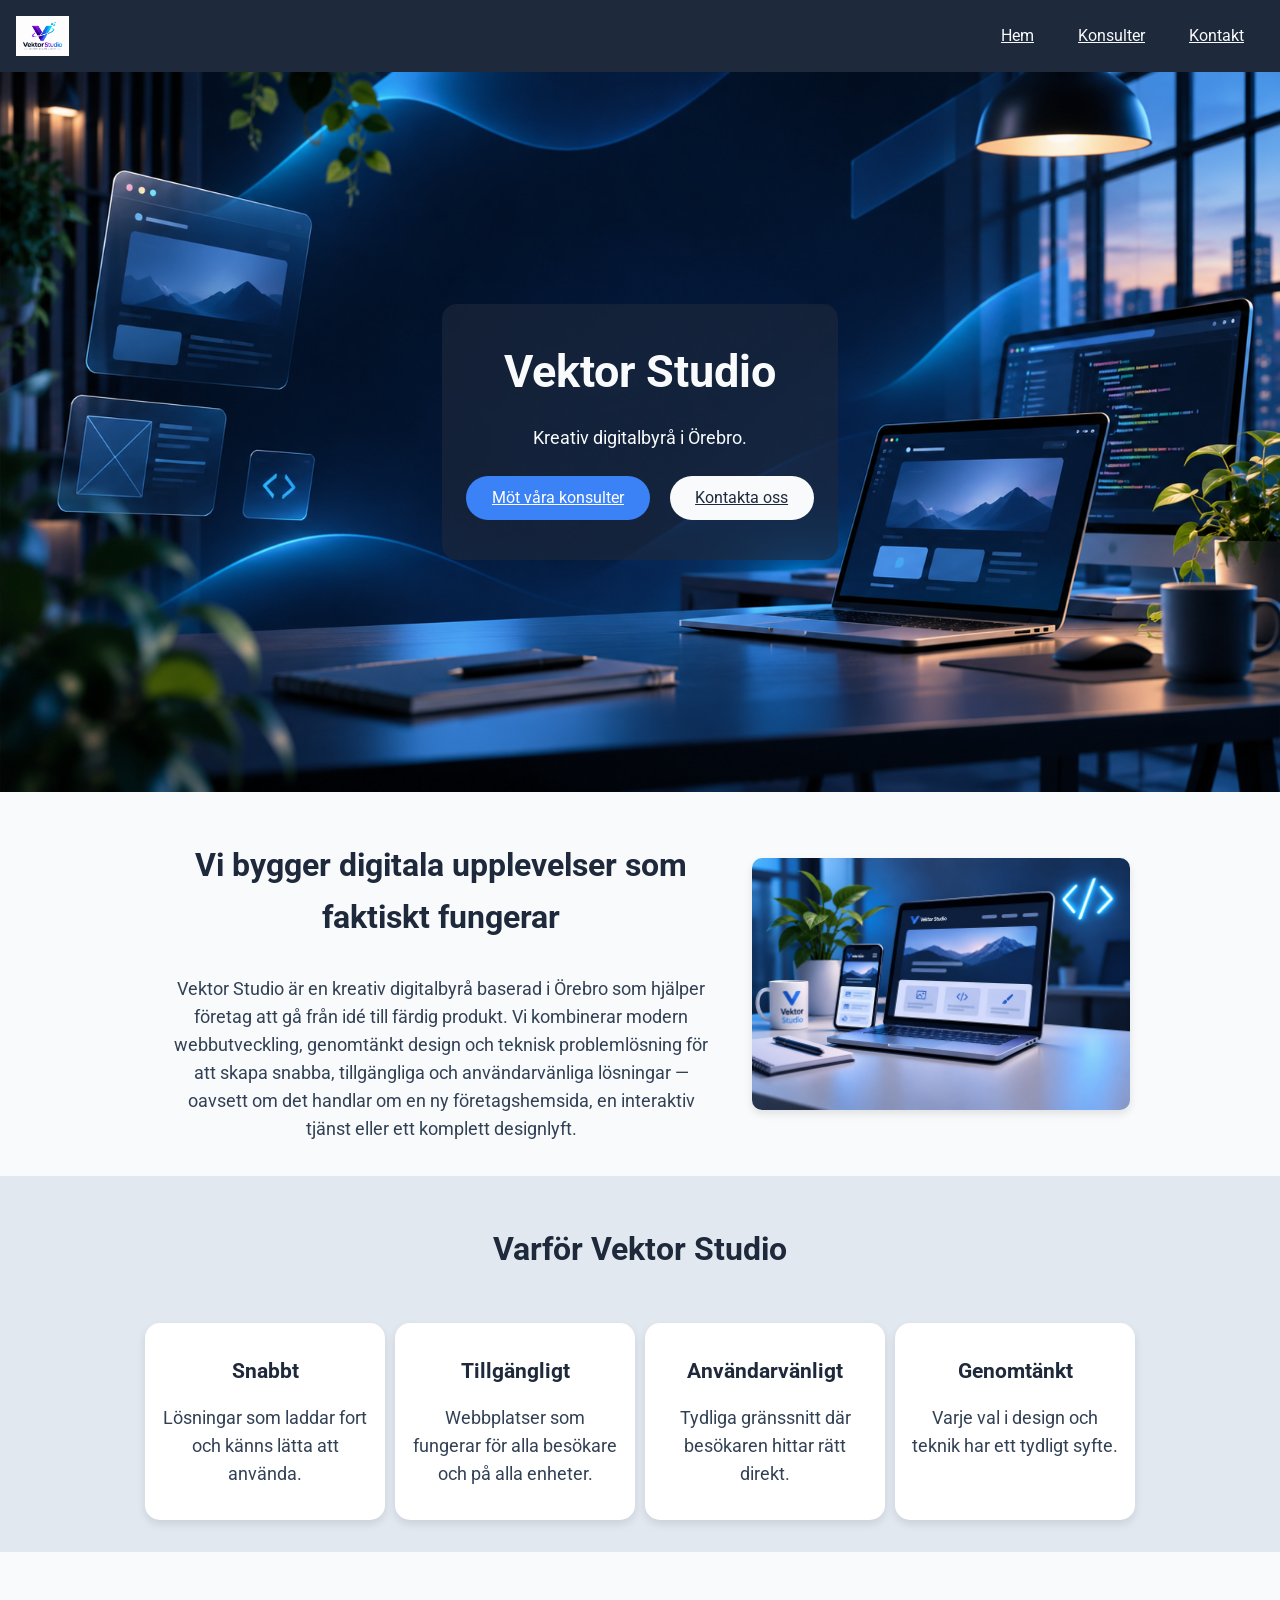
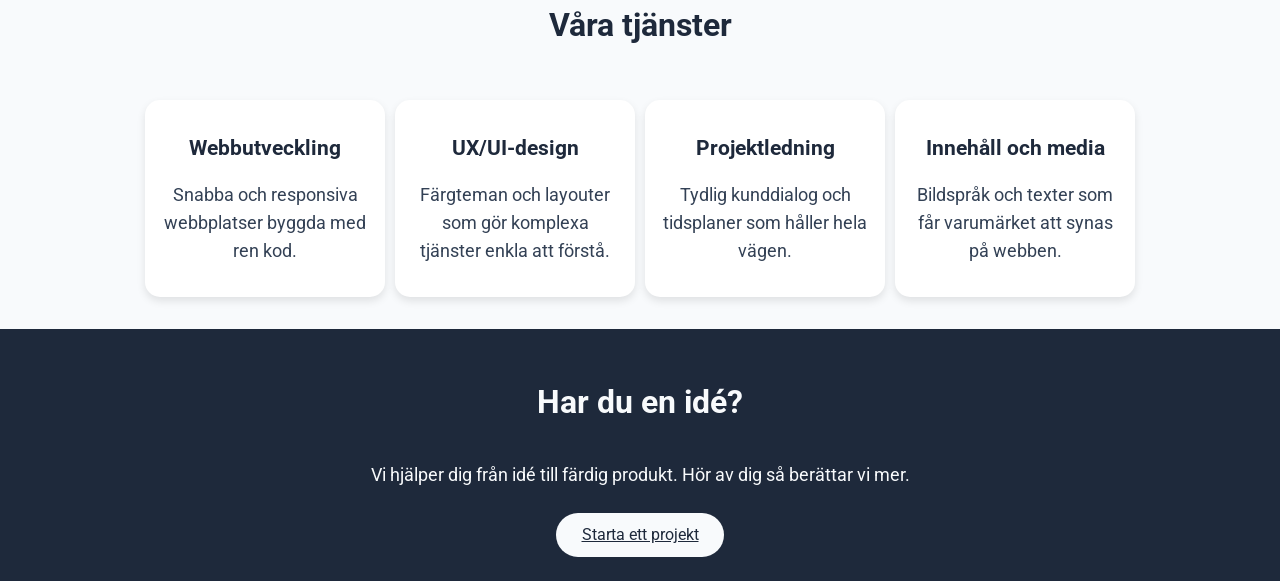
<file: index.html>
<!DOCTYPE html>
<html lang="sv">

<head>
    <meta charset="UTF-8">
    <meta name="viewport" content="width=device-width, initial-scale=1.0">
    <title>Vektor Studio</title>
    <link rel="stylesheet" href="style.css">
    <link href="https://fonts.googleapis.com/css2?family=Roboto:wght@400;700&display=swap" rel="stylesheet">
</head>

<body>
    <header>
        <img src="logo.png" alt="Vektor Studio logotyp">
        <input type="checkbox" id="menu-toggle">
        <label for="menu-toggle" id="menuIcon">&#9776;</label>
        <ul id="menu">
            <li><a href="index.html">Hem</a></li>
            <li><a href="konsulter.html">Konsulter</a></li>
            <li><a href="kontakt.html">Kontakt</a></li>
        </ul>
    </header>

    <div class="banner">
        <img src="techstudio-banner.png" alt="">
        <div class="banner-text">
            <h1>Vektor Studio</h1>
            <p>Kreativ digitalbyrå i Örebro.</p>
            <a class="button blue-button" href="konsulter.html">Möt våra konsulter</a>
            <a class="button white-button" href="kontakt.html">Kontakta oss</a>
        </div>
    </div>

    <div class="section white-section">
        <div class="about">
            <div class="about-text">
                <h2>Vi bygger digitala upplevelser som faktiskt fungerar</h2>
                <p>Vektor Studio är en kreativ digitalbyrå baserad i Örebro som hjälper företag att gå från idé till
                    färdig produkt. Vi kombinerar modern webbutveckling, genomtänkt design och teknisk problemlösning
                    för att skapa snabba, tillgängliga och användarvänliga lösningar — oavsett om det handlar om en ny
                    företagshemsida, en interaktiv tjänst eller ett komplett designlyft.</p>
            </div>
            <div class="about-image scale">
                <img src="about.png" alt="Illustration av en webbplats i en webbläsare">
            </div>
        </div>
    </div>

    <div class="section gray-section">
        <h2>Varför Vektor Studio</h2>
        <div class="card-grid">
            <div class="card card1">
                <h3>Snabbt</h3>
                <p>Lösningar som laddar fort och känns lätta att använda.</p>
            </div>
            <div class="card card2">
                <h3>Tillgängligt</h3>
                <p>Webbplatser som fungerar för alla besökare och på alla enheter.</p>
            </div>
            <div class="card card3">
                <h3>Användarvänligt</h3>
                <p>Tydliga gränssnitt där besökaren hittar rätt direkt.</p>
            </div>
            <div class="card card4">
                <h3>Genomtänkt</h3>
                <p>Varje val i design och teknik har ett tydligt syfte.</p>
            </div>
        </div>
    </div>

    <div class="section white-section">
        <h2>Våra tjänster</h2>
        <div class="card-grid">
            <div class="card card1">
                <h3>Webbutveckling</h3>
                <p>Snabba och responsiva webbplatser byggda med ren kod.</p>
            </div>
            <div class="card card2">
                <h3>UX/UI-design</h3>
                <p>Färgteman och layouter som gör komplexa tjänster enkla att förstå.</p>
            </div>
            <div class="card card3">
                <h3>Projektledning</h3>
                <p>Tydlig kunddialog och tidsplaner som håller hela vägen.</p>
            </div>
            <div class="card card4">
                <h3>Innehåll och media</h3>
                <p>Bildspråk och texter som får varumärket att synas på webben.</p>
            </div>
        </div>
    </div>

    <div class="section dark-section">
        <h2>Har du en idé?</h2>
        <p>Vi hjälper dig från idé till färdig produkt. Hör av dig så berättar vi mer.</p>
        <a class="button white-button" href="kontakt.html">Starta ett projekt</a>
    </div>
</body>

</html>
</file>
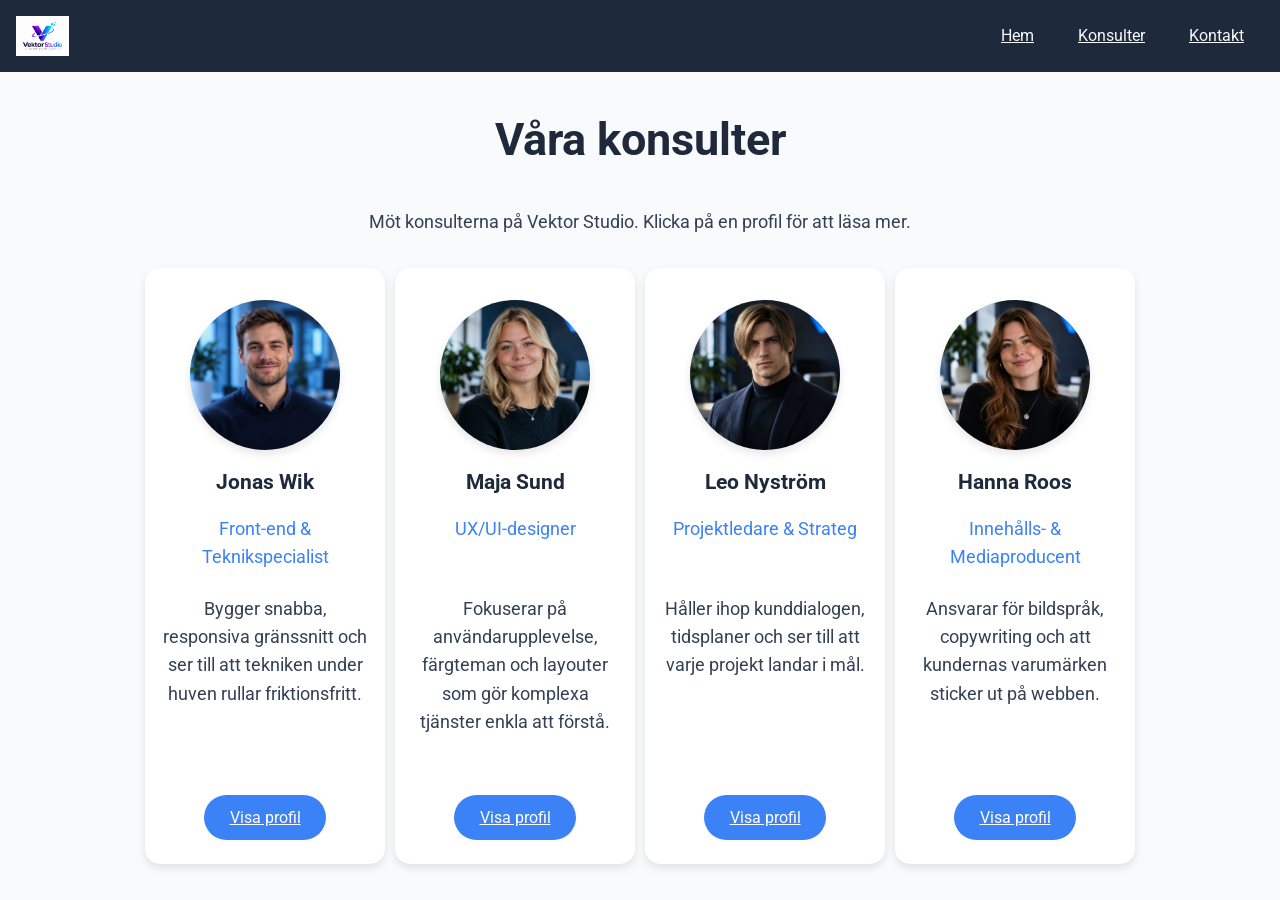
<file: konsulter.html>
<!DOCTYPE html>
<html lang="sv">

<head>
    <meta charset="UTF-8">
    <meta name="viewport" content="width=device-width, initial-scale=1.0">
    <title>Konsulter - Vektor Studio</title>
    <link rel="stylesheet" href="style.css">
    <link href="https://fonts.googleapis.com/css2?family=Roboto:wght@400;700&display=swap" rel="stylesheet">
</head>

<body>
    <header>
        <img src="logo.png" alt="Vektor Studio logotyp">
        <input type="checkbox" id="menu-toggle">
        <label for="menu-toggle" id="menuIcon">&#9776;</label>
        <ul id="menu">
            <li><a href="index.html">Hem</a></li>
            <li><a href="konsulter.html">Konsulter</a></li>
            <li><a href="kontakt.html">Kontakt</a></li>
        </ul>
    </header>

    <h1>Våra konsulter</h1>
    <p>Möt konsulterna på Vektor Studio. Klicka på en profil för att läsa mer.</p>

    <div class="card-grid">
        <div class="card card1 scale">
            <img src="jonas.png" alt="Bild på Jonas Wik">
            <h2>Jonas Wik</h2>
            <p class="role">Front-end & Teknikspecialist</p>
            <p class="description">Bygger snabba, responsiva gränssnitt och ser till att tekniken under huven rullar
                friktionsfritt.</p>
            <a class="button blue-button" href="jonas.html">Visa profil</a>
        </div>

        <div class="card card2 scale">
            <img src="maja.png" alt="Bild på Maja Sund">
            <h2>Maja Sund</h2>
            <p class="role">UX/UI-designer</p>
            <p class="description">Fokuserar på användarupplevelse, färgteman och layouter som gör komplexa tjänster
                enkla att förstå.</p>
            <a class="button blue-button" href="maja.html">Visa profil</a>
        </div>

        <div class="card card3 scale">
            <img src="leo.png" alt="Bild på Leo Nyström">
            <h2>Leo Nyström</h2>
            <p class="role">Projektledare & Strateg</p>
            <p class="description">Håller ihop kunddialogen, tidsplaner och ser till att varje projekt landar i mål.</p>
            <a class="button blue-button" href="leo.html">Visa profil</a>
        </div>

        <div class="card card4 scale">
            <img src="hanna.png" alt="Bild på Hanna Roos">
            <h2>Hanna Roos</h2>
            <p class="role">Innehålls- & Mediaproducent</p>
            <p class="description">Ansvarar för bildspråk, copywriting och att kundernas varumärken sticker ut på
                webben.</p>
            <a class="button blue-button" href="hanna.html">Visa profil</a>
        </div>
    </div>
</body>

</html>
</file>
<file: style.css>
body {
    font-family: 'Roboto', sans-serif;
    color: #334155;
    line-height: 1.6;
    background-color: #F8FAFC;
    margin: 0;
    padding: 0;
}

h1,
h2,
h3 {
    color: #1E293B;
    text-align: center;
}

h1 {
    font-size: 2.8rem;
    margin: 2rem 0;
}

h2 {
    font-size: 2rem;
    margin: 2rem 0;
}

p {
    font-size: 1.1rem;
    margin: 1rem 0;
    padding: 0 2rem;
    text-align: center;
}

img {
    display: block;
    max-width: 95%;
    height: auto;
    margin: 1rem auto;
    border-radius: 10px;
}

.scale img:hover {
    transform: scale(1.05);
}

a {
    color: #1E293B;
}

a:hover {
    background-color: #E2E8F0;
}

/* Samma regler för flera element*/
img,
.card {
    box-shadow: 0 4px 8px rgba(0, 0, 0, 0.1);
}

img,
#menu a,
.button,
.card {
    transition: all 0.3s ease-in-out;
}

header,
.banner,
.about,
.card-grid,
.contact-container {
    display: grid;
}

.about,
.card-grid,
.contact-container {
    max-width: 1000px;
    margin: 0 auto;
}

.card,
.banner-text,
.dark-section,
.contact-form {
    text-align: center;
}

#menuIcon,
#menu a,
.banner-text h1,
.banner-text p,
.dark-section h2,
.dark-section p {
    color: #F8FAFC;
}

.field,
.button {
    font-family: 'Roboto', sans-serif;
}

/* Header och meny */
header {
    background-color: #1E293B;
    padding: 1em;
    text-align: right;
}

header img {
    grid-row: 1;
    grid-column: 1;
    height: 2.5rem;
    border-radius: 0;
    box-shadow: none;
}

header img,
#menuIcon,
#menu {
    margin: auto 0;
}

#menu-toggle {
    display: none;
}

#menuIcon {
    grid-row: 1;
    grid-column: 2;
    font-size: 2rem;
}

#menu {
    display: none;
    grid-row: 2;
    grid-column: 1 / span 2;
    list-style-type: none;
    padding: 0;
}

#menu a {
    display: inline-block;
    padding: 0.4rem 1rem;
    border-radius: 20px;
}

#menu a:hover {
    background-color: #3B82F6;
    transform: scale(1.1);
}

#menu-toggle:checked~#menu {
    display: block;
}

/* Knappar */
.button {
    display: inline-block;
    margin: 0.5rem;
    padding: 0.6rem 1.6rem;
    border-radius: 25px;
    font-size: 1rem;
}

.button:hover {
    transform: scale(1.1);
}

.blue-button {
    background-color: #3B82F6;
    color: #fff;
}

.blue-button:hover {
    background-color: #334155;
}

.white-button {
    background-color: #F8FAFC;
    color: #1E293B;
}

.white-button:hover {
    background-color: #E2E8F0;
}

/* Startsida */
.banner {
    background-color: #1E293B;
}

.banner img {
    grid-row: 1;
    grid-column: 1;
    width: 100%;
    max-width: 100%;
    margin: 0;
    border-radius: 0;
    box-shadow: none;
}

.banner-text {
    grid-row: 1;
    grid-column: 1;
    max-width: 400px;
    margin: auto;
    padding: 2rem 1rem;
    background-color: rgba(30, 41, 59, 0.6);
    border-radius: 15px;
}

.banner-text h1 {
    margin: 0;
}

.section {
    padding: 1rem;
}

.white-section {
    background-color: #F8FAFC;
}

.gray-section {
    background-color: #E2E8F0;
}

.dark-section {
    background-color: #1E293B;
}

.about-text,
.about-image {
    margin: auto 0;
}

/* Kort (start och konsulter) */
.card {
    width: 90%;
    background-color: #fff;
    border-radius: 15px;
    padding: 1rem;
    margin: 1rem auto;
}

.card:hover {
    transform: scale(1.03);
    box-shadow: 0 8px 16px rgba(0, 0, 0, 0.2);
}

.card h2,
.card h3 {
    font-size: 1.3rem;
    margin: 1rem 0;
}

.card p {
    padding: 0;
}

.card img {
    width: 150px;
    border-radius: 50%;
}

.role {
    color: #3B82F6;
    margin: 0;
}

/* Kontaktsida */
.contact-form {
    max-width: 500px;
    margin: 0 auto;
    padding: 0 1rem;
}

label {
    display: block;
    margin: 0.5rem 0;
}

.field {
    width: 90%;
    padding: 0.6rem;
    border-radius: 8px;
    font-size: 1rem;
}

#message {
    height: 8rem;
}

.validation-text {
    height: 1.4rem;
    margin: 0;
    padding: 0;
    font-size: 0.9rem;
}

.error {
    color: #c0392b;
}

.success {
    color: #2e8b57;
}

/* Bredare skärmar */
@media only screen and (min-width: 768px) {

    #menuIcon {
        display: none;
    }

    #menu {
        display: block;
        grid-row: 1;
        grid-column: 2;
    }

    #menu li {
        display: inline-block;
        margin: 0 0.25rem;
    }

    .about-text,
    .contact-info,
    .card1 {
        grid-row: 1;
        grid-column: 1;
    }

    .about-image,
    .contact-form,
    .card2 {
        grid-row: 1;
        grid-column: 2;
    }

    .card3 {
        grid-row: 2;
        grid-column: 1;
    }

    .card4 {
        grid-row: 2;
        grid-column: 2;
    }

    .card {
        width: 18rem;
    }

    .description {
        height: 8rem;
    }
}

/* Mycket breda skärmar: fyra kort på rad */
@media only screen and (min-width: 1100px) {

    .card3 {
        grid-row: 1;
        grid-column: 3;
    }

    .card4 {
        grid-row: 1;
        grid-column: 4;
    }

    .card {
        width: 13rem;
    }

    .role {
        height: 4rem;
    }

    .description {
        height: 11rem;
    }
}
</file>
